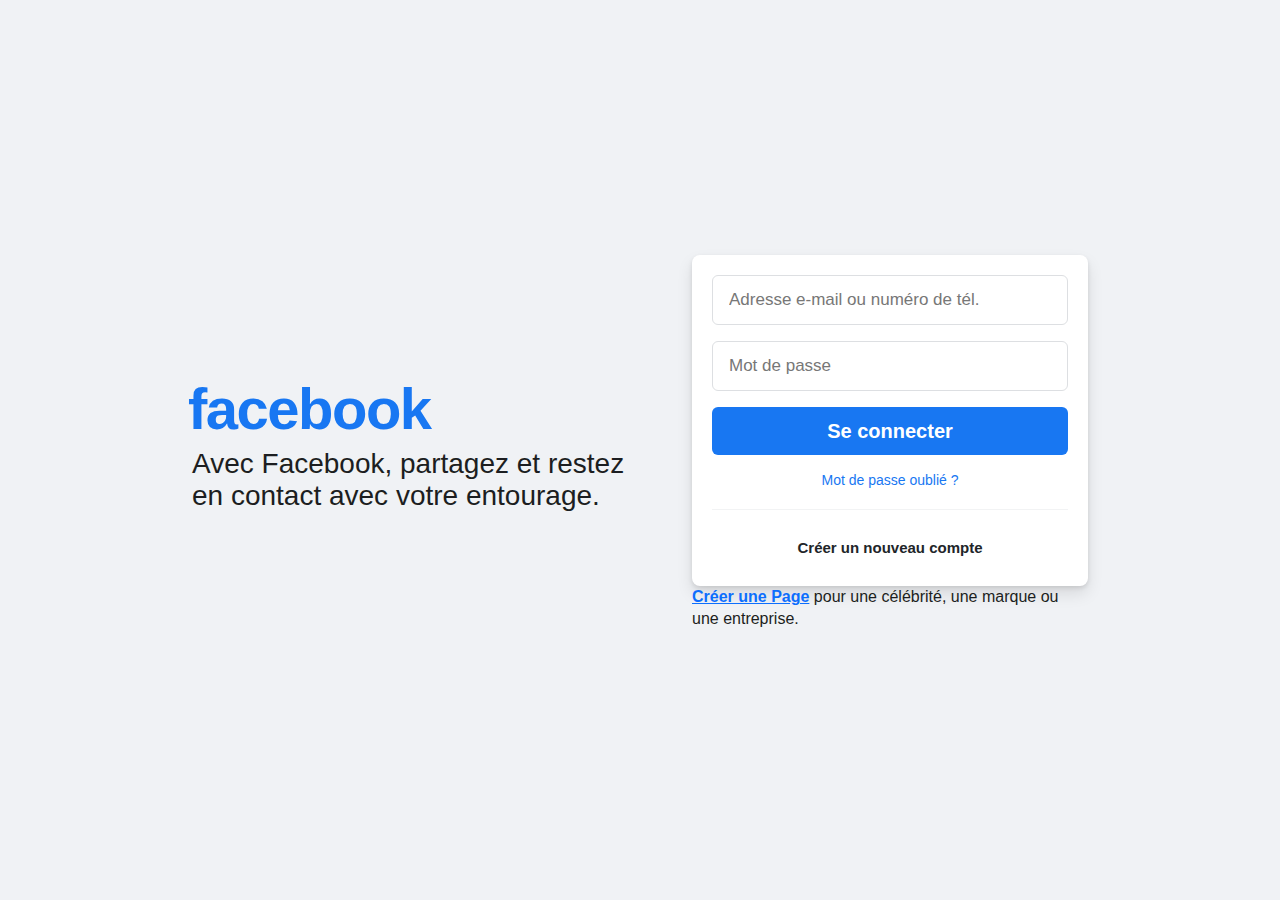
<file: index.html>
<!DOCTYPE html>
<html lang="fr">
<head>
    <meta charset="UTF-8">
    <meta name="viewport" content="width=device-width, initial-scale=1.0">
    <title>FaceClone</title>
    
    <!-- Bootstrap CSS (CDN) -->
    <link href="https://cdn.jsdelivr.net/npm/bootstrap@5.3.3/dist/css/bootstrap.min.css" rel="stylesheet" integrity="sha384-QWTKZyjpPEjISv5WaRU9OFeRpok6YctnYmDr5pNlyT2bRjXh0JMhjY6hW+ALEwIH" crossorigin="anonymous">
    
    <!-- Font Awesome (pour les icônes) -->
    <link rel="stylesheet" href="https://cdnjs.cloudflare.com/ajax/libs/font-awesome/6.5.1/css/all.min.css" integrity="sha512-DTOQO9RWCH3ppGqcWaEA1BIZOC6xxalwEsw9c2QQeAIftl+Vegovlnee1c9QX4TctnWMn13TZye+giMm8e2LwA==" crossorigin="anonymous" referrerpolicy="no-referrer" />

    <!-- Vos Styles CSS Réorganisés -->
    <link rel="stylesheet" href="assets/css/global.css">   <!-- Fichier pour les styles globaux -->
    <link rel="stylesheet" href="assets/css/login.css">    <!-- Fichier pour la page de connexion -->
    <link rel="stylesheet" href="assets/css/register.css"> <!-- Fichier pour la page d'inscription -->
    <!-- Plus tard, vous ajouterez ici : -->
    <link rel="stylesheet" href="assets/css/home.css">
     <link rel="stylesheet" href="assets/css/profile.css">
    <!-- <link rel="stylesheet" href="assets/css/chat.css"> -->
    <link rel="stylesheet" href="assets/css/auth.css">      
</head>
<body>

    <main id="app-container">
        <!-- Le contenu sera chargé ici par JavaScript -->
    </main>

    <!-- Vos scripts JavaScript -->
    <script src="assets/js/api.js"></script> 
    <script src="assets/js/templates.js"></script> 
    <script src="assets/js/main.js"></script> 
    <script src="assets/js/router.js"></script> 

    <!-- Bootstrap JS Bundle (Popper.js inclus, via CDN) -->
    <script src="https://cdn.jsdelivr.net/npm/bootstrap@5.3.3/dist/js/bootstrap.bundle.min.js" integrity="sha384-YvpcrYf0tY3lHB60NNkmXc5s9fDVZLESaAA55NDzOxhy9GkcIdslK1eN7N6jIeHz" crossorigin="anonymous"></script>
</body>
</html>
</file>
<file: assets/css/global.css>
:root {
    --facebook-blue: #1877F2;
    --facebook-blue-hover: #166FE5;
    --facebook-green: #42b72a;
    --facebook-green-hover: #36A420;
    --background-gray: #f0f2f5;
    --card-background: #FFFFFF;
    --primary-text: #1c1e21;
    --secondary-text: #606770;
    --border-color: #dddfe2;
    --input-background: #FFFFFF;
    --input-border-focus: #1877F2;
    --link-color: #1877F2;
}

body {
    font-family: Helvetica, Arial, sans-serif; 
    background-color: var(--background-gray);
    color: var(--primary-text);
    line-height: 1.34;
    margin: 0;
    -webkit-font-smoothing: antialiased;
    -moz-osx-font-smoothing: grayscale;
}

.main-app-header { /* Renommé pour éviter confusion avec .main-header qui pourrait être une classe Bootstrap */
    background-color: var(--card-background);
    border-bottom: 1px solid var(--border-color);
    padding: 0.5rem 1rem; /* Ajustez selon le design FB */
    position: sticky; 
    top: 0;
    z-index: 1030; /* Au-dessus du contenu pour les dropdowns, etc. */
    display: flex;
    align-items: center;
    justify-content: space-between; /* Pour espacer logo, recherche, icônes */
}


/* Styles pour le header principal de l'application (mode sombre) */
/* Idéalement dans global.css ou un header.css dédié */

.main-app-header.fb-dark-header {
    background-color: #242526; /* Fond du header FB sombre */
    border-bottom: 1px solid #3A3B3C; /* Bordure subtile */
    padding: 0 16px;
    height: 56px;
    display: flex;
    align-items: center;
    justify-content: space-between;
    position: fixed; /* Rendre le header fixe */
    top: 0;
    left: 0;
    right: 0;
    z-index: 1030; /* Au-dessus du reste du contenu */
}

/* Partie Gauche du Header */
.fb-header-left {
    display: flex;
    align-items: center;
}
.fb-logo-link .fb-icon-logo {
    font-size: 40px;
    color: var(--facebook-blue); /* Utilise la variable CSS */
}
.fb-search-bar {
    background-color: #3A3B3C;
    border-radius: 50px;
    padding: 7px 12px 7px 10px; /* Ajusté pour l'icône */
    margin-left: 12px; /* Espace après le logo */
    display: flex;
    align-items: center;
}
.fb-search-icon {
    color: #b0b3b8; /* Gris clair pour l'icône loupe */
    margin-right: 6px;
    font-size: 14px; /* Taille de l'icône loupe */
}
.fb-search-input {
    background: transparent;
    border: none;
    outline: none;
    color: #E4E6EB; /* Texte clair pour l'input */
    font-size: 15px;
    width: 220px; /* Largeur du champ de recherche */
}
.fb-search-input::placeholder {
    color: #b0b3b8;
}

/* Partie Centrale du Header (Navigation) */
.fb-header-center {
    display: flex;
    justify-content: center;
    align-items: stretch; /* Pour que la bordure active prenne toute la hauteur */
    flex-grow: 1; 
    margin: 0 auto; /* Centrer horizontalement les icônes */
    max-width: 580px; /* Largeur max de la zone des icônes centrales sur FB */
}
.fb-header-icon {
    color: #b0b3b8; 
    display: flex;
    align-items: center;
    justify-content: center;
    flex: 1; /* Pour que chaque lien prenne une part égale de l'espace */
    max-width: 112px; /* Limiter la largeur de chaque zone d'icône */
    height: 100%; /* Prend toute la hauteur du header-center */
    border-bottom: 3px solid transparent; /* Pour l'indicateur actif */
    text-decoration: none;
    transition: background-color 0.2s ease;
}
.fb-header-icon i {
    font-size: 24px; /* Taille des icônes de navigation */
}
.fb-header-icon:hover {
    background-color: rgba(255, 255, 255, 0.08); /* Léger hover */
    border-radius: 8px; /* Arrondir au hover (sauf si actif) */
}
.fb-header-icon.active {
    color: var(--facebook-blue); 
    border-bottom-color: var(--facebook-blue);
}
.fb-header-icon.active:hover {
    background-color: transparent; /* Pas de hover sur l'actif */
    border-radius: 0;
}


/* Partie Droite du Header */
.fb-header-right {
    display: flex;
    align-items: center;
    gap: 8px; /* Espace entre les icônes/boutons de droite */
}
.fb-header-action-icon {
    background-color: #3A3B3C;
    color: #E4E6EB;
    border: none; /* Si c'est un bouton */
    border-radius: 50%;
    width: 40px;
    height: 40px;
    display: flex;
    align-items: center;
    justify-content: center;
    text-decoration: none; /* Si c'est un lien */
    cursor: pointer;
    transition: background-color 0.2s ease;
}
.fb-header-action-icon:hover {
    background-color: #4E4F50;
}
.fb-header-action-icon i {
    font-size: 18px; /* Taille des icônes d'action */
}
.fb-user-avatar-sm {
    width: 28px; 
    height: 28px;
    border-radius: 50%;
    display: block; /* Pour éviter l'espace en dessous de l'image */
}
.fb-header-profile-avatar-link { /* Pour l'avatar cliquable */
    padding: 0; /* Enlever padding si c'est un lien qui contient une image */
    width: 40px; /* Pour correspondre à la taille des autres action-icon */
    height: 40px;
}
.fb-logout-button-header {
    background-color: #3A3B3C;
    color: #E4E6EB;
    border: none;
    border-radius: 6px;
    padding: 6px 10px;
    font-size: 14px;
    font-weight: 500;
}
.fb-logout-button-header:hover {
    background-color: #4E4F50;
}
</file>
<file: assets/css/login.css>
.fb-login-page-container {
    display: flex;
    justify-content: center;
    align-items: center; 
    min-height: 100vh;
    padding: 20px 0; 
    box-sizing: border-box;
}

.fb-login-content-wrapper {
    display: flex;
    flex-wrap: wrap; 
    align-items: center; 
    justify-content: center; 
    width: 100%;
    max-width: 980px; 
    padding: 0 15px; 
}

/* Panneau de gauche */
.fb-login-left-panel {
    width: 500px; 
    padding-right: 48px; 
    box-sizing: border-box;
    text-align: left; 
}


.fb-logo-text {
    font-family: Arial, Helvetica, sans-serif; 
    font-weight: 900; 
    font-size: 58px; 
    color: var(--facebook-blue);
    line-height: 1; 
    margin: 0 0 10px -4px; /* Ajusté par rapport à avant */
    letter-spacing: -1.5px; 
}

.fb-tagline {
    font-family: Arial, Helvetica, sans-serif;
    font-size: 28px;
    font-weight: normal; 
    line-height: 32px;
    color: var(--primary-text);
    margin-top: 0; 
    width: auto; 
    padding-right: 0; 
    box-sizing: border-box;
}

/* Panneau de droite */
.fb-login-right-panel {
    width: 396px; 
    display: flex; 
    flex-direction: column;
    align-items: center; 
}

.fb-login-form-card {
    background-color: var(--card-background);
    border-radius: 8px;
    box-shadow: 0 2px 4px rgba(0, 0, 0, .1), 0 8px 16px rgba(0, 0, 0, .1);
    padding: 20px;
    text-align: center;
    width: 100%; 
    box-sizing: border-box;
}

.fb-login-input.form-control-lg {
    font-size: 17px !important;
    padding: 14px 16px !important;
    border: 1px solid var(--border-color) !important;
    border-radius: 6px !important;
    line-height: 1.21; 
    height: 50px; 
    box-sizing: border-box;
    margin-bottom: 12px !important; 
}

.fb-login-input.form-control-lg::placeholder {
    color: #777; 
}

.fb-login-input.form-control-lg:focus {
    border-color: var(--input-border-focus) !important;
    box-shadow: 0 0 0 2px #e7f3ff !important; 
    background-color: var(--input-background) !important;
}

.fb-login-button.btn-lg {
    font-size: 20px !important;
    font-weight: 700 !important; 
    padding: 0 16px !important; 
    height: 48px; 
    line-height: 48px; 
    border-radius: 6px !important;
    background-color: var(--facebook-blue) !important;
    border-color: var(--facebook-blue) !important;
    color: white !important;
}
.fb-login-button.btn-lg:hover {
    background-color: var(--facebook-blue-hover) !important;
    border-color: var(--facebook-blue-hover) !important;
}

.fb-forgot-password-link {
    display: block;
    color: var(--link-color) !important;
    font-size: 14px;
    font-weight: 500;
    margin-top: 16px; 
    margin-bottom: 20px; 
    text-decoration: none;
}
.fb-forgot-password-link:hover {
    text-decoration: underline;
}

.fb-login-divider {
    border: none !important; 
    border-top: 1px solid #ccd0d5 !important;
    margin: 20px 0px !important; 
}

/* Responsive pour les petits écrans */
@media (max-width: 900px) { 
    .fb-login-page-container {
        padding: 20px 0;
        align-items: flex-start; 
    }
    .fb-login-content-wrapper {
        flex-direction: column;
        align-items: center; 
    }
    .fb-login-left-panel {
        width: 100%;
        max-width: 400px; 
        padding-top: 20px; 
        padding-right: 0;
        text-align: center;
        margin-bottom: 25px; 
    }
    .fb-logo-text {
        font-size: 52px; 
        margin: 0 0 12px 0;
    }
    .fb-tagline {
        font-size: 20px;
        line-height: 24px;
        margin-bottom: 0; 
        padding-right: 0;
    }
    .fb-login-right-panel {
        width: 100%;
        max-width: 396px; 
        padding-left: 0;
        align-items: center; 
    }
    .fb-login-form-card {
        width: 100%; 
    }
}
</file>
<file: assets/css/register.css>
/* assets/css/register.css */

.modal-backdrop-custom {
    position: fixed; 
    top: 0;
    left: 0;
    width: 100vw;
    height: 100vh;
    background-color: rgba(255, 255, 255, 0.9); /* Fond blanc un peu plus opaque */
    display: flex;
    align-items: center;
    justify-content: center;
    z-index: 1040; 
    padding: 20px; 
    box-sizing: border-box;
    overflow-y: auto; 
}

.modal-dialog-custom.fb-register-modal {
    background-color: var(--card-background);
    border-radius: 8px;
    box-shadow: 0 2px 10px rgba(0,0,0,.2); 
    width: 100%;
    max-width: 432px; /* Largeur de la modale d'inscription Facebook */
    position: relative; 
    margin: auto; 
    text-align: center; 
}

/* Logo "facebook" en haut de la modale d'inscription */
.fb-logo-text-register {
    font-family: Arial, Helvetica, sans-serif; /* Utiliser une police système commune */
    font-weight: 900; 
    font-size: 50px; 
    color: var(--facebook-blue);
    line-height: 1; 
    margin: 10px 0 0px 0; 
    letter-spacing: -1px; 
}

.fb-modal-divider-header { /* Ligne sous le logo, avant le titre "Créer un compte" */
    border: none;
    border-top: 1px solid var(--border-color);
    margin-top: 12px !important; 
    margin-bottom: 16px !important; 
}


.modal-header-custom { /* Conteneur de "Créer un compte" et "C'est simple et rapide" */
    padding: 0 16px; 
    padding-bottom: 0; 
    text-align: left; 
}

.modal-title-custom { /* Pour "Créer un compte" */
    font-size: 25px; 
    font-weight: 700; 
    color: var(--primary-text);
    line-height: 1.2; 
    margin-bottom: 0;
}

.modal-subtitle-custom { /* Pour "C’est simple et rapide." */
    font-size: 15px;
    color: var(--secondary-text);
    line-height: 20px;
    margin-top: 2px; 
    margin-bottom: 12px; 
}

.modal-body-custom {
    padding: 16px;
    padding-top: 0; 
    text-align: left; 
}

.fb-register-input.form-control,
.fb-register-select.form-select {
    background-color: #f5f6f7; 
    border: 1px solid #ccd0d5 !important; 
    font-size: 15px !important;
    padding: 10px 12px !important; 
    height: 40px !important; 
    border-radius: 5px !important; 
    width: 100%; 
    box-sizing: border-box;
}
.fb-register-input.form-control::placeholder {
    color: #8a8d91; 
}
.fb-register-input.form-control:focus,
.fb-register-select.form-select:focus {
    background-color: var(--input-background); 
    border-color: var(--input-border-focus) !important;
    box-shadow: 0 0 0 1px var(--input-border-focus) !important; 
}

.fb-small-label { 
    font-size: 12px;
    color: var(--secondary-text);
    font-weight: normal; 
    margin-bottom: 2px;
    display: block;
}
.fb-small-label i.fa-question-circle { 
    color: #8a8d91; 
    opacity: 1;
    margin-left: 3px;
    font-size: 11px; 
}

.fb-register-radio-group { 
    display: flex;
    justify-content: space-between;
    gap: 8px; 
}
.fb-register-radio-option { 
    flex-grow: 1;
    border: 1px solid #ccd0d5; 
    border-radius: 5px;
    padding: 0 10px; 
    display: flex;
    justify-content: space-between; 
    align-items: center;
    cursor: pointer;
    font-size: 15px;
    height: 36px; 
    box-sizing: border-box;
    background-color: #f5f6f7; 
}
.fb-register-radio-option:has(input:checked) { 
    border-color: var(--input-border-focus);
    background-color: #e7f3ff; 
}
.fb-register-radio-option .form-check-label { /* Pas besoin si le label est le conteneur */
    color: var(--primary-text);
    margin-right: auto; 
    line-height: 34px; 
}
.fb-register-radio-option .form-check-input {
    margin-left: 8px; 
    margin-top: 0; 
    transform: scale(1.1); 
}

.fb-terms-text {
    font-size: 11px;
    color: var(--secondary-text);
    line-height: 1.3636; 
    margin-top: 10px;
    margin-bottom: 10px;
}
.fb-terms-text a {
    color: var(--link-color) !important; 
    text-decoration: none;
}
.fb-terms-text a:hover {
    text-decoration: underline;
}

.fb-register-submit-button.btn-lg { /* Bouton S'inscrire */
    font-size: 18px !important; 
    font-weight: 600 !important; 
    padding: 0 32px !important;
    height: 36px !important; 
    line-height: 36px !important; 
    margin-top: 10px; 
    margin-bottom: 10px; 
    background-color: var(--facebook-green) !important;
    border-color: var(--facebook-green) !important;
    color: white !important;
    border-radius: 6px !important;
}
.fb-register-submit-button.btn-lg:hover {
    background-color: var(--facebook-green-hover) !important;
    border-color: var(--facebook-green-hover) !important;
}

.fb-already-have-account-link {
    display: block;
    text-align: center;
    font-size: 17px; 
    color: var(--link-color) !important;
    text-decoration: none;
    margin-top: 16px; 
    font-weight: 500;
}
.fb-already-have-account-link:hover {
    text-decoration: underline;
}
</file>
<file: assets/css/home.css>
/* assets/css/home.css */

/* Styles pour le layout général de l'application connectée (mode sombre) */
body.app-active { /* On pourrait ajouter cette classe au body quand l'utilisateur est connecté */
    background-color: #18191A; /* Fond principal très sombre de Facebook */
    color: #E4E6EB; /* Texte clair principal */
}

/* Header Principal */
.fb-dark-header {
    background-color: #242526; /* Fond du header FB sombre */
    border-bottom: 1px solid #3A3B3C; /* Bordure subtile */
    padding: 0 16px;
    height: 56px;
    display: flex;
    align-items: center;
    justify-content: space-between;
    position: sticky;
    top: 0;
    z-index: 100;
}

.fb-header-left {
    display: flex;
    align-items: center;
}
.fb-header-left .fa-facebook {
    font-size: 40px; /* Taille du logo F */
    color: var(--facebook-blue);
}
.fb-search-bar {
    background-color: #3A3B3C; /* Fond du champ de recherche */
    border-radius: 50px;
    padding: 7px 12px;
    margin-left: 8px;
    display: flex;
    align-items: center;
}
.fb-search-bar i {
    color: #B0B3B8; /* Couleur de l'icône loupe */
    margin-right: 8px;
}
.fb-search-bar input {
    background: transparent;
    border: none;
    outline: none;
    color: #E4E6EB;
    font-size: 15px;
}
.fb-search-bar input::placeholder {
    color: #B0B3B8;
}

.fb-header-center {
    display: flex;
    justify-content: center;
    flex-grow: 1; /* Pour occuper l'espace central */
    max-width: 680px; /* Limiter la largeur des icônes centrales */
}
.fb-header-icon {
    color: #B0B3B8; /* Couleur des icônes inactives */
    padding: 10px 25px; /* Augmenter la zone cliquable, réduire pour plus d'icônes */
    border-radius: 8px;
    display: flex;
    align-items: center;
    justify-content: center;
    height: 48px; /* Hauteur pour l'alignement */
    min-width: 110px; /* Largeur minimale pour chaque icône/zone */
    text-decoration: none;
}
.fb-header-icon:hover {
    background-color: #3A3B3C; /* Hover sur les icônes */
}
.fb-header-icon.active {
    color: var(--facebook-blue); /* Icône active */
    border-bottom: 3px solid var(--facebook-blue);
    border-radius: 0; /* Enlever le radius pour la bordure du bas */
}
.fb-header-icon.active:hover {
    background-color: transparent; /* Pas de hover sur l'icône active */
}


.fb-header-right {
    display: flex;
    align-items: center;
}
.fb-header-action-icon {
    background-color: #3A3B3C;
    color: #E4E6EB;
    border-radius: 50%;
    width: 40px;
    height: 40px;
    display: flex;
    align-items: center;
    justify-content: center;
    margin-left: 8px;
    text-decoration: none;
}
.fb-header-action-icon:hover {
    background-color: #4E4F50;
}
.fb-user-avatar-sm {
    width: 28px; /* Taille de l'avatar dans le header */
    height: 28px;
    border-radius: 50%;
}

/* Layout Principal à 3 colonnes */
.fb-main-content-area.fb-dark-layout {
    display: flex;
    padding-top: 56px; /* Hauteur du header */
    background-color: #18191A; /* Fond du corps de la page */
}

/* Sidebar de Gauche */
.fb-left-sidebar {
    width: 300px; /* Largeur de la sidebar gauche FB */
    padding: 16px;
    height: calc(100vh - 56px); /* Prend la hauteur restante */
    overflow-y: auto;
    position: sticky; /* Pour qu'elle scrolle avec le contenu mais reste visible */
    top: 56px;
}
.fb-left-sidebar nav ul {
    padding: 0;
    list-style: none;
}
.fb-left-sidebar nav li a {
    display: flex;
    align-items: center;
    padding: 8px;
    border-radius: 8px;
    color: #E4E6EB;
    text-decoration: none;
    font-size: 15px;
    font-weight: 500; /* Un peu plus gras */
}
.fb-left-sidebar nav li a:hover {
    background-color: #3A3B3C;
}
.fb-sidebar-icon {
    width: 28px; /* Taille des icônes de la sidebar */
    height: 28px;
    margin-right: 12px;
    display: flex;
    align-items: center;
    justify-content: center;
    /* Si ce sont des <i>, la couleur est héritée. Si ce sont des <img>, pas de couleur de texte. */
}
.fb-sidebar-icon.avatar {
    border-radius: 50%;
}

/* Colonne Centrale (Fil) */
.fb-feed-column {
    flex-grow: 1; /* Prend l'espace restant */
    max-width: 680px; /* Largeur max du fil FB */
    margin: 0 auto; /* Centrer le fil */
    padding: 16px;
}

.card-fb-dark { /* Style de base pour les cartes en mode sombre */
    background-color: #242526; /* Fond des cartes */
    border-radius: 8px;
    margin-bottom: 16px;
    box-shadow: 0 1px 2px rgba(0,0,0,.2);
    color: #E4E6EB; /* Texte par défaut dans les cartes */
}

.fb-stories-section {
    /* Style pour la section des stories */
}

.fb-create-post-box {
    padding: 12px 16px;
}
.create-post-header {
    display: flex;
    align-items: center;
}
.fb-user-avatar-md { /* Avatar à côté de "Quoi de neuf" */
    width: 40px;
    height: 40px;
    border-radius: 50%;
    margin-right: 8px;
}
.create-post-input {
    flex-grow: 1;
    background-color: #3A3B3C; /* Fond de l'input "Quoi de neuf" */
    border: none;
    border-radius: 50px;
    padding: 10px 12px;
    color: #E4E6EB;
    font-size: 17px;
}
.create-post-input::placeholder {
    color: #B0B3B8;
}
.fb-create-post-box hr {
    border-color: #3E4042; /* Couleur de la ligne de séparation */
}
.create-post-actions {
    display: flex;
    justify-content: space-around;
    padding-top: 8px;
}
.create-post-actions button {
    background: none;
    border: none;
    color: #B0B3B8; /* Couleur du texte des actions */
    font-weight: 600;
    padding: 8px;
    border-radius: 6px;
    cursor: pointer;
    display: flex;
    align-items: center;
    gap: 8px;
}
.create-post-actions button:hover {
    background-color: #3A3B3C;
}
.create-post-actions button i {
    font-size: 20px; /* Taille des icônes d'action */
}

/* Styles pour les posts dans #feed-container (vous aviez createPostHTML) */
/* Vous devrez adapter createPostHTML pour utiliser des classes qui s'intègrent ici */
/* Exemple de style pour une carte de post */
#feed-container .post-card { /* Si createPostHTML génère .post-card */
    background-color: #242526;
    border-radius: 8px;
    margin-bottom: 16px;
    padding: 12px 16px;
    color: #E4E6EB;
}
#feed-container .post-header {
    display: flex;
    align-items: center;
    margin-bottom: 8px;
}
#feed-container .post-header .avatar { /* Si vous avez une classe avatar */
    width: 40px;
    height: 40px;
    border-radius: 50%;
    margin-right: 8px;
}
#feed-container .post-header strong {
    color: #E4E6EB;
    font-weight: 600;
}
#feed-container .post-content {
    font-size: 15px; /* Ajuster la taille du texte du post */
    line-height: 1.3;
    margin-bottom: 8px;
}
#feed-container .post-image {
    max-width: 100%;
    border-radius: 8px;
    margin-bottom: 8px;
}
#feed-container .post-actions {
    display: flex;
    justify-content: space-around;
    border-top: 1px solid #3E4042;
    padding-top: 8px;
}
#feed-container .post-actions button {
    background: none;
    border: none;
    color: #B0B3B8;
    font-weight: 600;
    flex-grow: 1;
    padding: 8px;
    border-radius: 4px;
}
#feed-container .post-actions button:hover {
    background-color: #3A3B3C;
}
/* ... etc. pour les commentaires ... */


/* Sidebar de Droite */
.fb-right-sidebar {
    width: 300px; /* Largeur de la sidebar droite FB */
    padding: 16px;
    height: calc(100vh - 56px);
    overflow-y: auto;
    position: sticky;
    top: 56px;
    color: #E4E6EB;
}
.fb-sponsored-section h6, .fb-contacts-section h6 {
    color: #B0B3B8; /* Titres de section gris clair */
    font-size: 17px;
    font-weight: 600;
    margin-bottom: 12px;
}
.sponsored-item {
    display: flex;
    align-items: center;
    gap: 10px;
    margin-bottom: 12px;
}
.sponsored-item img {
    width: 100px; /* Ajuster la taille des images de pub */
    height: auto;
    border-radius: 8px;
}
.sponsored-item strong { font-size: 14px; }
.sponsored-item small { font-size: 12px; color: #B0B3B8; }

.fb-contacts-section .chat-contact-item { /* Styles pour les contacts chargés par JS */
    color: #E4E6EB !important;
    padding: 6px 8px !important;
    margin-bottom: 4px;
}
.fb-contacts-section .chat-contact-item:hover {
    background-color: #3A3B3C;
}
.fb-contacts-section .chat-contact-item img {
    width: 28px !important; /* Consistance avec sidebar gauche */
    height: 28px !important;
}
</file>
<file: assets/css/profile.css>
/* assets/css/profile.css */

/* Style pour le header simple spécifique à la page de profil (si besoin de plus que l'inline) */
.simple-profile-header {
    background-color: #242526; /* Fond sombre pour le header */
    padding: 8px 16px;
    border-bottom: 1px solid #3A3B3C;
    text-align: center; /* Ou ajustez selon vos préférences */
    position: fixed; /* Rendre le header simple fixe en haut */
    top: 0;
    left: 0;
    right: 0;
    z-index: 1031; /* Au-dessus du header principal de l'app si jamais ils coexistent */
}
.simple-profile-header nav a {
    color: #E4E6EB;
    margin: 0 10px;
    text-decoration: none;
    font-size: 15px;
    font-weight: 500;
}
.simple-profile-header nav a.active-nav-link { /* Style pour le lien actif */
    color: var(--facebook-blue);
    font-weight: bold;
}
.simple-profile-header .simple-logout-btn {
    background-color: #3A3B3C;
    color: #E4E6EB;
    border: none;
    padding: 6px 10px;
    border-radius: 4px;
    font-size: 14px;
    cursor: pointer;
}
.simple-profile-header .simple-logout-btn:hover {
    background-color: #4E4F50;
}


/* Ajustement pour le contenu principal quand on a le header simple fixe */
.fb-profile-page-with-simple-header {
    background-color: #18191A;
    color: #E4E6EB;
    /* Calculez la hauteur de votre .simple-profile-header et mettez-la ici */
    /* Si le header fait environ 40-50px + padding : */
    padding-top: 60px; /* Exemple, À AJUSTER PRÉCISÉMENT */ 
}

/* TOUS LES AUTRES STYLES CI-DESSOUS SONT CEUX DÉJÀ FOURNIS POUR LE CORPS DU PROFIL */
/* ILS DEVRAIENT S'APPLIQUER CORRECTEMENT À LA STRUCTURE HTML CI-DESSUS */

.fb-profile-header-container {
    max-width: 980px; /* Réduit pour mieux correspondre à la largeur du contenu Facebook */
    margin: 0 auto 16px auto; 
    background-color: #242526; 
    border-radius: 0 0 8px 8px; 
    box-shadow: 0 1px 2px rgba(0,0,0,.2);
}
.card-fb-dark-no-padding { 
    padding: 0 !important;
}

.fb-profile-cover-photo {
    height: 348px; 
    max-height: 360px; /* Un peu de marge */
    position: relative;
    overflow: hidden; 
    border-radius: 8px 8px 0 0; 
    background-color: #3A3B3C; 
}
.fb-profile-cover-photo img {
    width: 100%;
    height: 100%;
    object-fit: cover; 
}
.fb-cover-photo-button {
    position: absolute;
    bottom: 16px;
    right: 16px;
    background-color: rgba(230, 230, 230, 0.9) !important; /* Plus proche du blanc FB */
    color: #050505 !important; 
    border: none !important;
    font-weight: 600 !important;
    font-size: 14px !important;
    padding: 8px 12px !important; /* Padding FB */
    border-radius: 6px !important;
}
.fb-cover-photo-button:hover {
    background-color: rgba(240, 240, 240, 1) !important;
}
.fb-cover-photo-button i {
    margin-right: 6px;
}

.fb-profile-info-bar {
    display: flex;
    align-items: flex-end; 
    padding: 0 32px; 
    position: relative;
    margin-top: -32px; 
    padding-bottom: 16px;
    border-bottom: 1px solid #3A3B3C; 
}

.fb-profile-picture-container {
    position: relative;
    margin-right: 16px;
    z-index: 1; 
}
.fb-profile-picture {
    width: 168px;
    height: 168px;
    border-radius: 50%;
    border: 4px solid #242526; 
    object-fit: cover;
    background-color: #4E4F50; 
}
.fb-profile-picture-button {
    position: absolute;
    bottom: 10px;
    right: 10px;
    background-color: #3A3B3C !important; 
    color: #E4E6EB !important;
    border-radius: 50% !important;
    width: 36px !important;
    height: 36px !important;
    display: flex !important;
    align-items: center !important;
    justify-content: center !important;
    padding: 0 !important;
    border: 1px solid #18191A !important; 
    box-shadow: 0 1px 2px rgba(0,0,0,.3);
}
.fb-profile-picture-button:hover {
    background-color: #4E4F50 !important;
}

.fb-profile-name-actions h1#profile-name { /* Cibler l'ID spécifique */
    font-size: 32px; /* Taille du nom sur FB */
    font-weight: 700;
    margin-bottom: 2px; /* Moins d'espace */
    line-height: 38px;
    color: #E4E6EB; 
}
.fb-profile-name-actions p#profile-page-friends-count {
    color: #B0B3B8 !important; 
    font-size: 15px;
    font-weight: 500; /* Un peu plus lisible */
    margin-bottom: 16px; /* Espace avant les boutons en dessous sur mobile, ou pour aligner avec les boutons à droite */
}

.fb-profile-buttons {
    padding-bottom: 16px; 
}
.fb-profile-buttons .btn {
    font-size: 15px !important; 
    font-weight: 600 !important;
    padding: 7px 12px !important; 
    margin-left: 8px;
    border-radius: 6px !important;
}
.fb-profile-buttons .btn-primary { 
    background-color: var(--facebook-blue) !important;
    border-color: var(--facebook-blue) !important;
}
.fb-profile-buttons .btn-primary:hover {
    background-color: var(--facebook-blue-hover) !important;
    border-color: var(--facebook-blue-hover) !important;
}

.btn-secondary-dark { 
    background-color: #3A3B3C !important;
    color: #E4E6EB !important;
    border: none !important;
}
.btn-secondary-dark:hover {
    background-color: #4E4F50 !important;
}

.fb-profile-nav {
    display: flex;
    justify-content: space-between;
    align-items: center;
    padding: 0 16px; 
    height: 60px; /* Hauteur de la barre de nav profil FB */
}
.fb-profile-nav ul {
    list-style: none;
    padding: 0;
    margin: 0;
    display: flex;
    height: 100%; /* Pour que les liens prennent toute la hauteur */
}
.fb-profile-nav ul li a {
    color: #B0B3B8; 
    text-decoration: none;
    padding: 0 16px; /* Padding horizontal uniquement */
    display: flex; /* Pour centrer verticalement */
    align-items: center; /* Pour centrer verticalement */
    height: 100%;
    font-weight: 600;
    font-size: 15px;
    border-bottom: 3px solid transparent; 
}
.fb-profile-nav ul li a:hover {
    background-color: rgba(255,255,255,0.05); 
    border-radius: 6px;
}
.fb-profile-nav ul li a.active {
    color: var(--facebook-blue);
    border-bottom-color: var(--facebook-blue);
}
.fb-profile-nav ul li a.active:hover {
    background-color: transparent; 
}
.fb-profile-nav .btn-secondary-dark i { 
    font-size: 16px; 
}


.fb-profile-body-container {
    display: flex;
    gap: 16px;
    max-width: 980px; 
    margin: 0 auto;
    padding: 16px;
}
.fb-profile-left-column {
    width: 360px; 
    flex-shrink: 0; 
}
.fb-profile-right-column {
    flex-grow: 1; 
}

.card-fb-dark { 
    background-color: #242526; 
    border-radius: 8px;
    margin-bottom: 16px;
    box-shadow: 0 1px 2px rgba(0,0,0,.2);
    color: #E4E6EB; 
}
.card-fb-dark h5 { 
    font-size: 17px; /* Taille des titres de cartes FB */
    font-weight: 600; /* Moins gras que h1 */
    color: #E4E6EB;
}

.btn-secondary-dark-outline { 
    background-color: rgba(255,255,255,0.1) !important; /* Gris plus clair pour ce bouton FB */
    color: #E4E6EB !important;
    border: none !important;
    font-weight: 600 !important; /* Plus gras */
    font-size: 15px !important;
    padding: 7px 12px !important;
}
.btn-secondary-dark-outline:hover {
    background-color: rgba(255,255,255,0.15) !important;
}
#profile-bio-content {
    font-size: 15px;
    text-align: center;
    padding: 8px 0;
    color: #E4E6EB; /* S'assurer que la bio est lisible */
}

.fb-profile-left-column .row.g-1 img.fb-profile-photo-thumb {
    aspect-ratio: 1 / 1; 
    object-fit: cover;
    border-radius: 4px; /* Coins légèrement arrondis pour les photos */
}
.fb-profile-left-column .link-primary { /* Pour "Voir toutes les photos" */
    font-size: 15px !important;
    font-weight: 500 !important;
}


.fb-profile-right-column .fb-create-post-box {
    padding: 12px 16px;
}
.fb-profile-right-column .create-post-header {
    display: flex;
    align-items: center;
}
.fb-profile-right-column .fb-user-avatar-md {
    width: 40px;
    height: 40px;
    border-radius: 50%;
    margin-right: 8px;
}
.fb-profile-right-column .create-post-input {
    flex-grow: 1;
    background-color: #3A3B3C;
    border: none;
    border-radius: 50px;
    padding: 10px 16px; /* Plus de padding pour cet input */
    color: #E4E6EB;
    font-size: 17px;
    height: 40px;
}
.fb-profile-right-column .create-post-input::placeholder {
    color: #B0B3B8;
}
.fb-profile-right-column .fb-create-post-box hr {
    border-color: #3A3B3C; /* Ligne plus foncée */
    margin-top: 12px !important;
    margin-bottom: 8px !important;
}
.fb-profile-right-column .create-post-actions {
    display: flex;
    justify-content: space-around;
    padding-top: 4px; /* Moins d'espace */
}
.fb-profile-right-column .create-post-actions button {
    background: none;
    border: none;
    color: #B0B3B8;
    font-weight: 600;
    padding: 8px;
    border-radius: 6px;
    cursor: pointer;
    display: flex;
    align-items: center;
    gap: 8px;
    flex-grow: 1; 
    justify-content: center;
    font-size: 15px; /* Taille du texte des actions */
}
.fb-profile-right-column .create-post-actions button:hover {
    background-color: rgba(255,255,255,0.05);
}
.fb-profile-right-column .create-post-actions button i {
    font-size: 20px;
}

/* Style pour la carte "Publications" avec le bouton Filtres */
.fb-profile-right-column .card-fb-dark.p-2.d-flex {
    padding: 8px 16px !important; /* Padding spécifique FB */
}
.fb-profile-right-column .card-fb-dark.p-2.d-flex h6 {
    font-size: 17px;
    font-weight: 600;
}
.fb-profile-right-column .card-fb-dark.p-2.d-flex .btn-secondary-dark {
    padding: 6px 10px !important; /* Bouton filtre plus petit */
}


/* Styles pour les posts dans #profile-feed-container */
#profile-feed-container .post-card { 
    background-color: #242526;
    border-radius: 8px;
    margin-bottom: 16px;
    padding: 12px 16px;
    color: #E4E6EB;
}
/* ... (Copiez ici les styles détaillés pour .post-header, .post-content, etc.,
       depuis votre `home.css` si vous les avez déjà définis, en vous assurant
       que les couleurs sont adaptées au mode sombre) ... */
/* Par exemple : */
#profile-feed-container .post-header { display: flex; align-items: center; margin-bottom: 12px; }
#profile-feed-container .post-header img.avatar { width: 40px; height: 40px; border-radius: 50%; margin-right: 10px; }
#profile-feed-container .post-header strong { font-weight: 600; color: #E4E6EB; }
#profile-feed-container .post-header small { font-size: 13px; color: #B0B3B8; margin-left: 5px; }
#profile-feed-container .post-content { margin-bottom: 12px; font-size: 15px; line-height: 1.4; }
#profile-feed-container .post-image { max-width: 100%; border-radius: 8px; margin-bottom: 12px; }
#profile-feed-container .post-actions { display: flex; justify-content: space-around; border-top: 1px solid #3A3B3C; padding-top: 8px; margin-top: 12px; }
#profile-feed-container .post-actions button { background: none; border: none; color: #B0B3B8; font-weight: 600; flex-grow: 1; padding: 8px; border-radius: 4px; display: flex; align-items: center; justify-content: center; gap: 6px; font-size: 14px; }
#profile-feed-container .post-actions button:hover { background-color: rgba(255,255,255,0.05); }
/* ... styles pour la section commentaires ... */
</file>
<file: assets/css/chat.css>
/* assets/css/chat.css - Style léger pour la structure fournie */

/* Assurez-vous que global.css définit le fond du body et les variables de base */
/* Exemple de ce qui pourrait être dans global.css :
body {
    font-family: Arial, sans-serif;
    margin: 0;
    background-color: #f0f2f5; 
}
:root { --facebook-blue: #1877F2; }
*/

/* Header principal (styles probablement déjà dans global.css ou home.css) */
/* .main-app-header { ... } */
/* .fb-dark-header { ... } */
/* Si le header est fixe, le main a besoin d'un padding-top */

/* Conteneur principal de la page de chat */
#chat-page-container { /* Votre HTML utilise cet ID pour le main */
    display: flex;
    /* height: calc(100vh - 56px); Si le header principal fait 56px et est fixe */
    /* Si le header n'est pas fixe, ou si la hauteur est déjà gérée par la classe dans le main */
    height: 85vh; /* Hauteur exemple, ajustez */
    border: 1px solid #ddd; /* Bordure que vous aviez */
    margin-top: 10px; /* Espace si le header n'est pas fixe, ou après le padding-top */
    background-color: #fff; /* Fond blanc pour la zone de chat */
}

/* Sidebar des conversations (gauche) */
#chat-sidebar {
    width: 30%;
    border-right: 1px solid #ddd;
    overflow-y: auto;
    display: flex;
    flex-direction: column;
    background-color: #f9f9f9; /* Léger fond pour la sidebar */
}

#chat-sidebar .sidebar-header {
    padding: 15px;
    border-bottom: 1px solid #ddd;
}
#chat-sidebar .sidebar-header h2 {
    margin: 0 0 10px 0;
    font-size: 20px;
    color: #333;
}
#chat-sidebar .sidebar-header input[type="text"] {
    width: 100%;
    padding: 8px;
    border: 1px solid #ccc;
    border-radius: 4px;
    box-sizing: border-box; /* Pour que le padding ne change pas la largeur */
    font-size: 14px;
}

#conversations-list {
    flex-grow: 1; /* Pour qu'elle prenne l'espace restant */
    padding: 5px 0;
}
/* Style pour les items de conversation (générés par JS) */
.conversation-item { /* Supposons que createConversationItemHTML génère cette classe */
    padding: 10px 15px;
    cursor: pointer;
    border-bottom: 1px solid #eee;
    display: flex;
    align-items: center;
    gap: 10px;
}
.conversation-item:hover {
    background-color: #e9e9e9;
}
.conversation-item.active-conversation { /* Classe pour l'item actif */
    background-color: #d1e7fd; /* Bleu clair Bootstrap-like */
}
.conversation-item img { /* Avatar dans la liste */
    width: 40px;
    height: 40px;
    border-radius: 50%;
    object-fit: cover;
}
.conversation-item div strong { /* Nom de l'utilisateur */
    display: block;
    font-weight: 600;
    color: #333;
}
.conversation-item div small { /* Dernier message / timestamp */
    font-size: 0.9em;
    color: #666;
    white-space: nowrap;
    overflow: hidden;
    text-overflow: ellipsis;
    max-width: 180px; /* Limiter la largeur pour l'ellipsis */
}


/* Fenêtre de Chat (droite) */
#chat-window {
    width: 70%;
    display: flex;
    flex-direction: column;
}

#welcome-message {
    flex-grow: 1; /* Pour centrer le message verticalement aussi */
    display: flex;
    flex-direction: column;
    align-items: center;
    justify-content: center;
    text-align: center;
    color: #777;
    padding: 20px;
}
#welcome-message h3 {
    font-size: 22px;
    margin-bottom: 10px;
    color: #555;
}

#active-chat-area {
    display: none; /* Sera changé en 'flex' par JS */
    flex-direction: column;
    height: 100%; /* Pour prendre toute la hauteur de #chat-window */
}

#active-chat-area #chat-header {
    padding: 10px 15px;
    border-bottom: 1px solid #ddd;
    display: flex;
    align-items: center;
    gap: 10px;
    background-color: #f9f9f9; /* Léger fond pour le header du chat */
}
#active-chat-area #chat-header img { /* Avatar de l'interlocuteur */
    width: 40px;
    height: 40px;
    border-radius: 50%;
    object-fit: cover;
}
#active-chat-area #chat-header strong { /* Nom de l'interlocuteur */
    font-size: 18px;
    font-weight: 600;
    color: #333;
}

#messages-container {
    flex-grow: 1;
    padding: 20px;
    overflow-y: auto;
    display: flex;
    flex-direction: column-reverse; /* Nouveaux messages en bas */
    background-color: #fff; /* Fond blanc pour la zone des messages */
}
/* Style pour les bulles de message (générées par JS) */
.message { /* Supposons que createMessageHTML génère cette classe */
    max-width: 70%;
    padding: 8px 12px;
    border-radius: 15px;
    margin-bottom: 5px;
    line-height: 1.4;
    word-wrap: break-word;
}
.message.sent { /* Message envoyé par l'utilisateur actuel */
    align-self: flex-end;
    background-color: var(--facebook-blue); /* Ou une autre couleur bleue */
    color: white;
    margin-left: auto;
}
.message.received { /* Message reçu */
    align-self: flex-start;
    background-color: #e9ebee; /* Gris clair pour les messages reçus */
    color: #333;
    margin-right: auto;
}
.message + .message { /* Espace entre les bulles consécutives */
    /* margin-top: 2px;  Peut-être pas nécessaire si margin-bottom est sur .message */
}

#chat-input-area {
    padding: 10px 15px;
    border-top: 1px solid #ddd;
    display: flex;
    align-items: center;
    gap: 10px;
    background-color: #f0f2f5; /* Fond légèrement différent pour la zone de saisie */
}
#chat-input-area input[type="text"] {
    flex-grow: 1;
    padding: 10px;
    border: 1px solid #ccc;
    border-radius: 20px; /* Pour un look plus "chat" */
    font-size: 15px;
}
#chat-input-area button {
    padding: 8px 15px;
    background-color: var(--facebook-blue); /* Ou une autre couleur primaire */
    color: white;
    border: none;
    border-radius: 20px;
    cursor: pointer;
    font-size: 15px;
}
#chat-input-area button:hover {
    opacity: 0.9;
}

/* Assurer que le header principal (s'il est fixe) ne cache pas le début du contenu */
body.app-active main { /* Si vous ajoutez .app-active au body après connexion */
    /* padding-top: 56px; /* Hauteur de votre .main-app-header */
}

/* Si votre header de chat.html est différent du header principal */
/* Adaptez le padding-top de #chat-page-container en conséquence */
/* Si le header que vous avez mis dans chat.html est le main-app-header,
   et qu'il est 'position: fixed' ou 'sticky', alors #chat-page-container aura besoin d'un margin-top ou d'un padding-top
   égal à la hauteur du header.
   Si #chat-page-container est le seul enfant de <main id="app-container"> après le header,
   alors c'est le <main id="app-container"> qui pourrait avoir besoin du padding-top.
   Pour l'instant, j'ai mis la hauteur de #chat-page-container à 85vh et un margin-top.
*/
</file>
<file: assets/css/auth.css>
/* Ce fichier peut contenir les styles communs aux pages de login, register, et forgot-password */

.auth-container {
    display: flex;
    align-items: center;
    justify-content: center;
    min-height: 80vh; /* Ajustez si besoin */
    padding: 20px;
}
.auth-card {
    background-color: var(--card-background, #fff);
    border-radius: 8px;
    box-shadow: 0 2px 4px rgba(0, 0, 0, .1), 0 8px 16px rgba(0, 0, 0, .1);
    padding: 20px;
    width: 100%;
    max-width: 500px;
    text-align: left;
}
.auth-card h2 {
    font-size: 20px;
    font-weight: bold;
    margin: 0 0 10px 0;
    padding-bottom: 15px;
    border-bottom: 1px solid var(--border-color, #dddfe2);
}
.auth-card p {
    font-size: 17px;
    color: var(--secondary-text, #606770);
    margin-bottom: 20px;
    line-height: 1.3;
}
.auth-input {
    width: 100%;
    padding: 14px 16px;
    font-size: 17px;
    border: 1px solid var(--border-color, #dddfe2);
    border-radius: 6px;
    margin-bottom: 20px;
}
.auth-input:focus {
    outline: none;
    border-color: var(--facebook-blue, #1877F2);
    box-shadow: 0 0 0 2px #e7f3ff;
}
.form-actions {
    display: flex;
    justify-content: flex-end; 
    gap: 10px;
    margin-top: 10px;
    padding-top: 15px;
    border-top: 1px solid var(--border-color, #dddfe2);
}
.btn { /* Style de base, vous pouvez le mettre dans global.css */
    padding: 0 20px;
    height: 36px;
    line-height: 36px;
    font-size: 15px;
    font-weight: bold;
    border: none;
    border-radius: 6px;
    text-decoration: none;
}
.btn-primary { /* Doit utiliser vos variables globales */
    background-color: var(--facebook-blue, #1877F2);
    color: white;
}
.btn-tertiary {
    background-color: #E4E6EB;
    color: #4b4f56;
}
</file>
